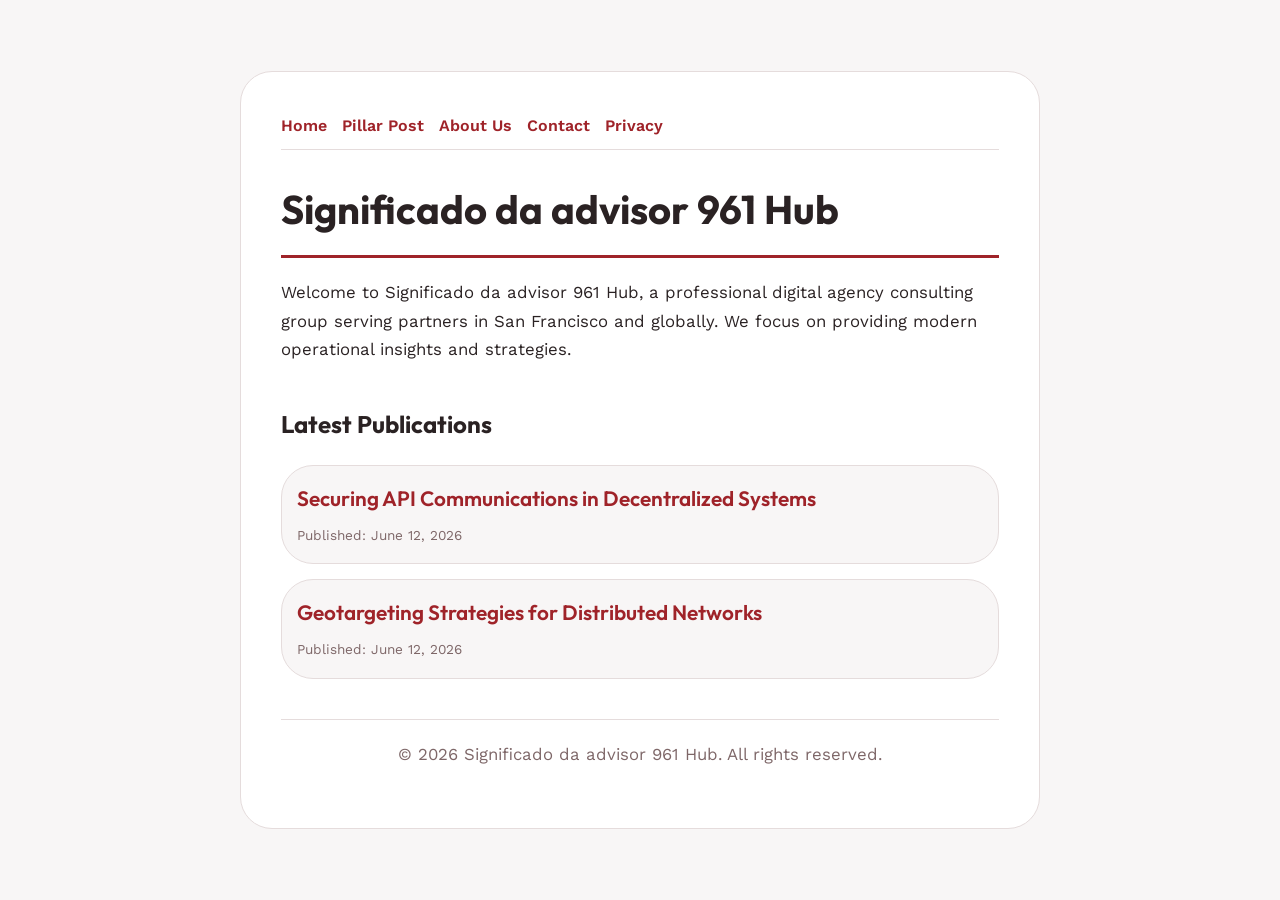
<file: index.html>
<!DOCTYPE html>
<html lang="en">
<head>
    <meta charset="UTF-8">
    <meta name="viewport" content="width=device-width, initial-scale=1.0">
    <title>Significado da advisor 961 Hub | Digital Agency - San Francisco</title>
    <meta name="description" content="Welcome to Significado da advisor 961 Hub, a professional digital agency consulting group serving partners in San Francisco and globally. We focus on providing modern operational insights and strategies.">
    <meta name="geo.region" content="US-CA" />
    <meta name="geo.placename" content="San Francisco" />
    <meta name="geo.position" content="37.7749;-122.4194" />
    <meta name="ICBM" content="37.7749, -122.4194" />
    <link rel="stylesheet" href="style.css">
    <script type="application/ld+json">
{
  "@context": "https://schema.org",
  "@type": "LocalBusiness",
  "name": "Significado da advisor 961 Hub",
  "url": "https://significado-da-advisor-961.github.io",
  "telephone": "+1-415-555-0199",
  "address": {
    "@type": "PostalAddress",
    "addressLocality": "San Francisco",
    "addressRegion": "CA",
    "postalCode": "94104",
    "addressCountry": "US"
  },
  "geo": {
    "@type": "GeoCoordinates",
    "latitude": 37.7749,
    "longitude": -122.4194
  }
}
</script>
</head>
<body>
    
        <div class="container" style="max-width: 800px;">
            <nav style="display: flex; gap: 15px; margin-bottom: 25px; border-bottom: 1px solid var(--border-color); padding-bottom: 10px; overflow-x: auto; flex-wrap: wrap;">
            <a href="index.html">Home</a>
            <a href="securing-api-communications-in-decentralized-systems.html">Pillar Post</a>
            <a href="about.html">About Us</a>
            <a href="contact.html">Contact</a>
            <a href="privacy.html">Privacy</a>
        </nav>
            <h1>Significado da advisor 961 Hub</h1>
            <p>Welcome to Significado da advisor 961 Hub, a professional digital agency consulting group serving partners in San Francisco and globally. We focus on providing modern operational insights and strategies.</p>
            <h2 style="margin-top: 40px;">Latest Publications</h2>
            <ul style="list-style-type: none; padding-left: 0;">
                <li style="background: var(--bg-color); padding: 15px; border-radius: var(--border-radius); border: 1px solid var(--border-color); margin-bottom: 15px;">
                <h3 style="margin-bottom: 5px; font-size: 1.3rem;"><a href="securing-api-communications-in-decentralized-systems.html">Securing API Communications in Decentralized Systems</a></h3>
                <span style="font-size:0.85rem; color: var(--muted-text)">Published: June 12, 2026</span>
            </li>
<li style="background: var(--bg-color); padding: 15px; border-radius: var(--border-radius); border: 1px solid var(--border-color); margin-bottom: 15px;">
                <h3 style="margin-bottom: 5px; font-size: 1.3rem;"><a href="geotargeting-strategies-for-distributed-networks.html">Geotargeting Strategies for Distributed Networks</a></h3>
                <span style="font-size:0.85rem; color: var(--muted-text)">Published: June 12, 2026</span>
            </li>

            </ul>
            <footer>
                <p>&copy; 2026 Significado da advisor 961 Hub. All rights reserved.</p>
            </footer>
        </div>
        
</body>
</html>
</file>
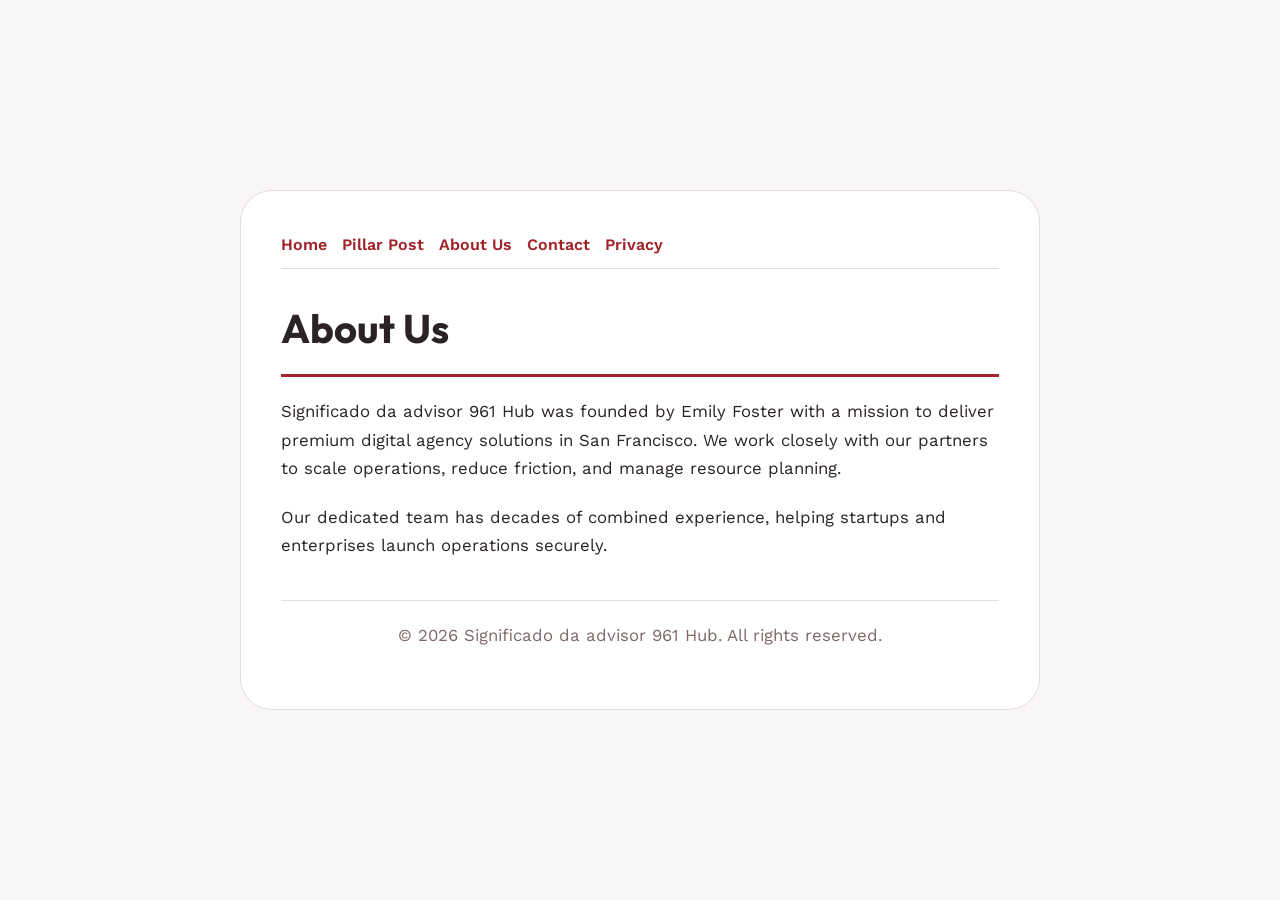
<file: about.html>
<!DOCTYPE html>
<html lang="en">
<head>
    <meta charset="UTF-8">
    <meta name="viewport" content="width=device-width, initial-scale=1.0">
    <title>About Us | Significado da advisor 961 Hub</title>
    <meta name="description" content="Significado da advisor 961 Hub was founded by Emily Foster with a mission to deliver premium digital agency solutions in San Francisco. We work closely with our partners to scale operations, reduce friction, and manage resource planning.">
    <meta name="geo.region" content="US-CA" />
    <meta name="geo.placename" content="San Francisco" />
    <meta name="geo.position" content="37.7749;-122.4194" />
    <meta name="ICBM" content="37.7749, -122.4194" />
    <link rel="stylesheet" href="style.css">
</head>
<body>
    
        <div class="container" style="max-width: 800px;">
            <nav style="display: flex; gap: 15px; margin-bottom: 25px; border-bottom: 1px solid var(--border-color); padding-bottom: 10px; overflow-x: auto; flex-wrap: wrap;">
            <a href="index.html">Home</a>
            <a href="securing-api-communications-in-decentralized-systems.html">Pillar Post</a>
            <a href="about.html">About Us</a>
            <a href="contact.html">Contact</a>
            <a href="privacy.html">Privacy</a>
        </nav>
            <h1>About Us</h1>
            <p>Significado da advisor 961 Hub was founded by Emily Foster with a mission to deliver premium digital agency solutions in San Francisco. We work closely with our partners to scale operations, reduce friction, and manage resource planning.</p>
            <p>Our dedicated team has decades of combined experience, helping startups and enterprises launch operations securely.</p>
            <footer>
                <p>&copy; 2026 Significado da advisor 961 Hub. All rights reserved.</p>
            </footer>
        </div>
        
</body>
</html>
</file>
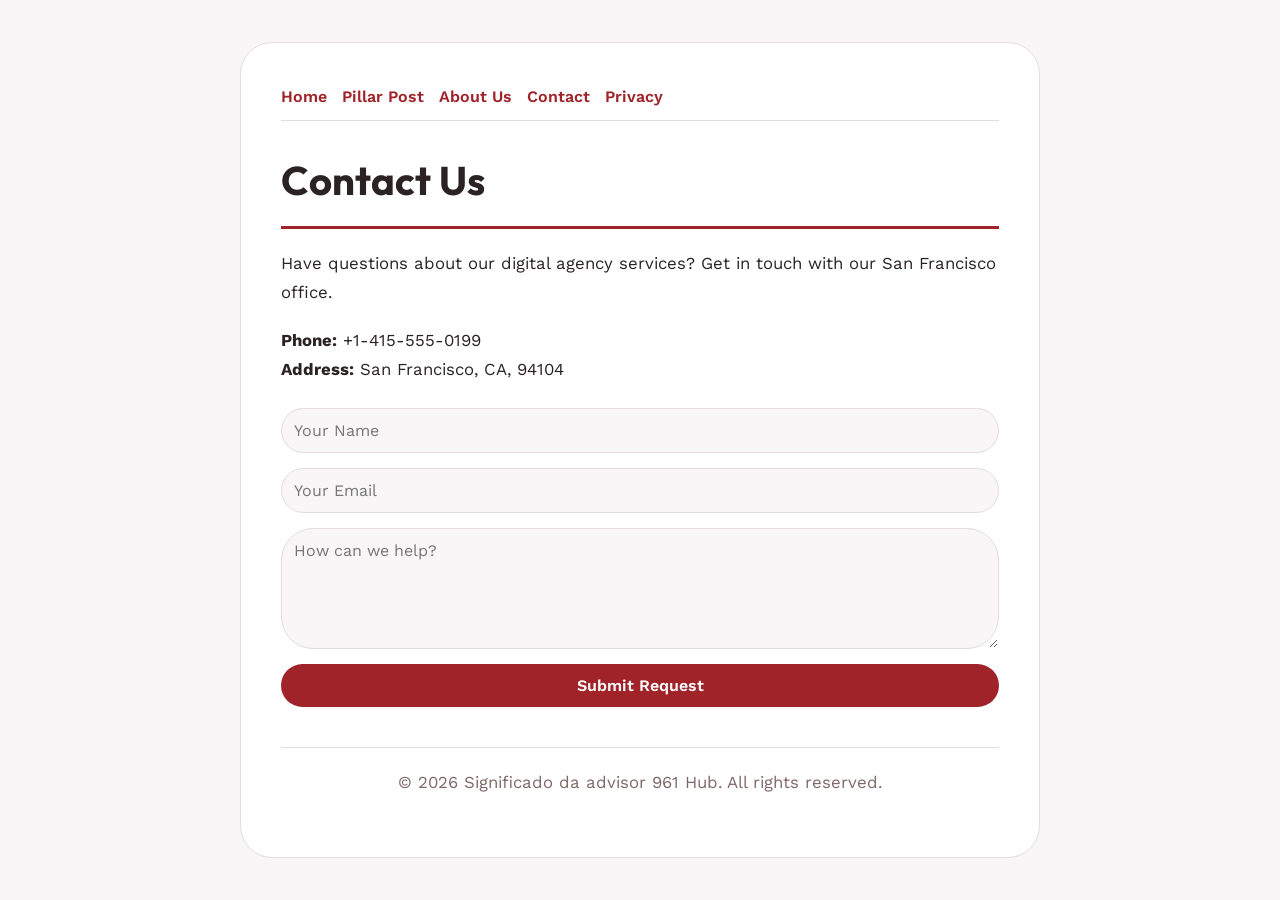
<file: contact.html>
<!DOCTYPE html>
<html lang="en">
<head>
    <meta charset="UTF-8">
    <meta name="viewport" content="width=device-width, initial-scale=1.0">
    <title>Contact Us | Significado da advisor 961 Hub</title>
    <meta name="description" content="Have questions about our digital agency services? Get in touch with our San Francisco office.">
    <meta name="geo.region" content="US-CA" />
    <meta name="geo.placename" content="San Francisco" />
    <meta name="geo.position" content="37.7749;-122.4194" />
    <meta name="ICBM" content="37.7749, -122.4194" />
    <link rel="stylesheet" href="style.css">
</head>
<body>
    
        <div class="container" style="max-width: 800px;">
            <nav style="display: flex; gap: 15px; margin-bottom: 25px; border-bottom: 1px solid var(--border-color); padding-bottom: 10px; overflow-x: auto; flex-wrap: wrap;">
            <a href="index.html">Home</a>
            <a href="securing-api-communications-in-decentralized-systems.html">Pillar Post</a>
            <a href="about.html">About Us</a>
            <a href="contact.html">Contact</a>
            <a href="privacy.html">Privacy</a>
        </nav>
            <h1>Contact Us</h1>
            <p>Have questions about our digital agency services? Get in touch with our San Francisco office.</p>
            <p><strong>Phone:</strong> +1-415-555-0199<br><strong>Address:</strong> San Francisco, CA, 94104</p>
            <form action="https://formspree.io/f/placeholder" method="POST">
                <input type="text" name="name" placeholder="Your Name" required>
                <input type="email" name="email" placeholder="Your Email" required>
                <textarea name="message" placeholder="How can we help?" rows="5" required></textarea>
                <button type="submit">Submit Request</button>
            </form>
            <footer>
                <p>&copy; 2026 Significado da advisor 961 Hub. All rights reserved.</p>
            </footer>
        </div>
        
</body>
</html>
</file>
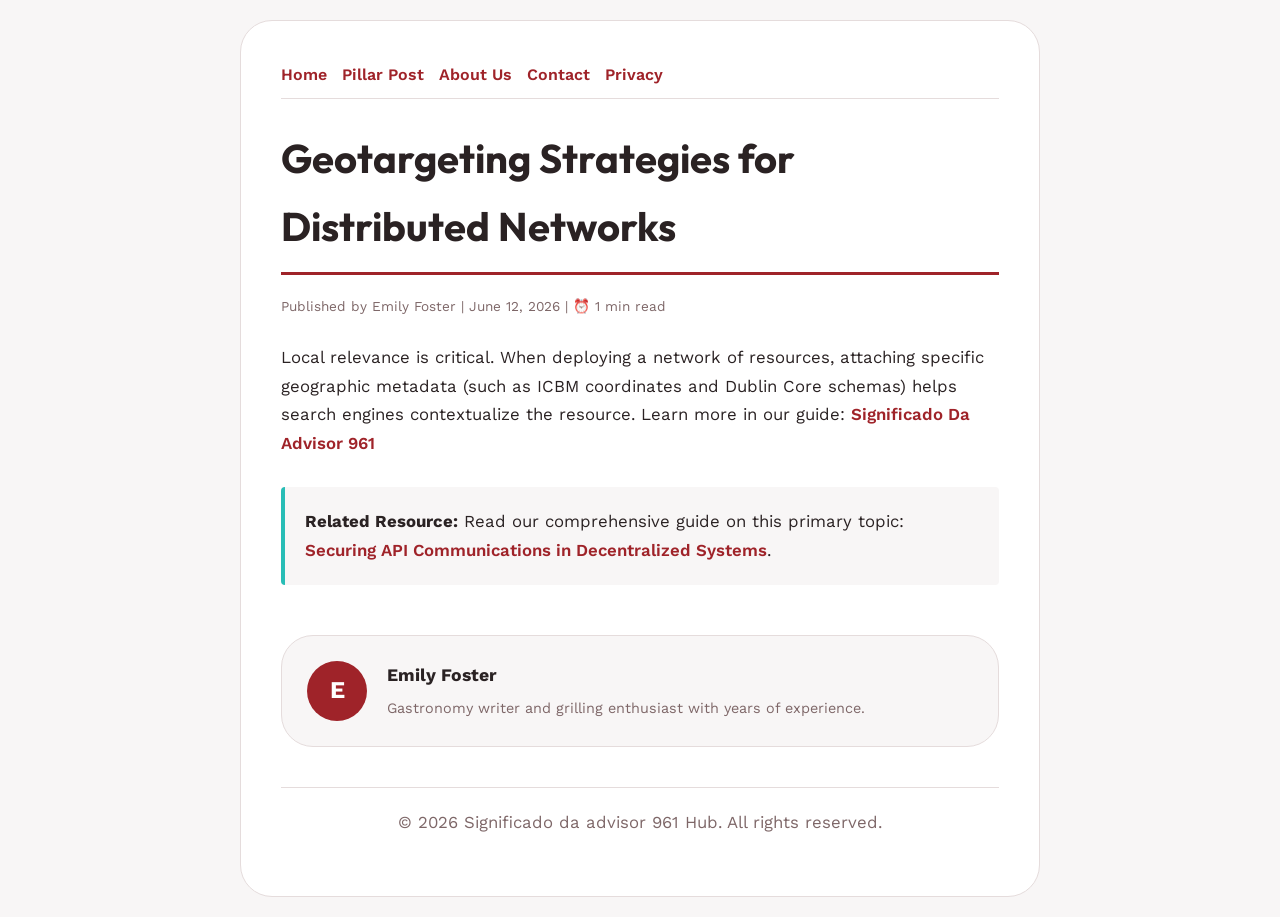
<file: geotargeting-strategies-for-distributed-networks.html>
<!DOCTYPE html>
<html lang="en">
<head>
    <meta charset="UTF-8">
    <meta name="viewport" content="width=device-width, initial-scale=1.0">
    <title>Geotargeting Strategies for Distributed Networks - Significado da advisor 961 Hub</title>
    <meta name="description" content="Geotargeting Strategies for Distributed Networks">
    <meta name="geo.region" content="US-CA" />
    <meta name="geo.placename" content="San Francisco" />
    <meta name="geo.position" content="37.7749;-122.4194" />
    <meta name="ICBM" content="37.7749, -122.4194" />
    <link rel="stylesheet" href="style.css">
</head>
<body>
    
            <div class="container" style="max-width: 800px;">
                <nav style="display: flex; gap: 15px; margin-bottom: 25px; border-bottom: 1px solid var(--border-color); padding-bottom: 10px; overflow-x: auto; flex-wrap: wrap;">
            <a href="index.html">Home</a>
            <a href="securing-api-communications-in-decentralized-systems.html">Pillar Post</a>
            <a href="about.html">About Us</a>
            <a href="contact.html">Contact</a>
            <a href="privacy.html">Privacy</a>
        </nav>
                <h1>Geotargeting Strategies for Distributed Networks</h1>
                <div style="font-size:0.85rem; color: var(--muted-text); margin-bottom: 25px;">
                    Published by Emily Foster | June 12, 2026 | ⏰ 1 min read
                </div>
                <article style="margin-top: 20px;">
                    <p>Local relevance is critical. When deploying a network of resources, attaching specific geographic metadata (such as ICBM coordinates and Dublin Core schemas) helps search engines contextualize the resource. Learn more in our guide: <a href="https://dwnldfullmovie-create.github.io/central-significado-da-977/innovations-in-digital-operations-and-cloud-infrastructure.html">Significado Da Advisor 961</a></p>
                    <div class="link-resource" style="margin-top: 30px; padding: 20px; border-left: 4px solid var(--accent-color); background: var(--bg-color); border-radius: 4px;"><p style="margin: 0;"><strong>Related Resource:</strong> Read our comprehensive guide on this primary topic: <a href="securing-api-communications-in-decentralized-systems.html">Securing API Communications in Decentralized Systems</a>.</p></div>
                </article>
                
            <div class="author-box" style="margin-top: 50px; padding: 25px; background: var(--bg-color); border: 1px solid var(--border-color); border-radius: var(--border-radius); display: flex; gap: 20px; align-items: center;">
                <div style="width: 60px; height: 60px; border-radius: 50%; background: var(--primary-color); display: flex; align-items: center; justify-content: center; color: white; font-weight: bold; font-size: 1.5rem;">E</div>
                <div>
                    <h4 style="margin-bottom: 5px; font-weight: bold; font-size: 1.1rem;">Emily Foster</h4>
                    <p style="margin: 0; font-size: 0.9rem; color: var(--muted-text);">Gastronomy writer and grilling enthusiast with years of experience.</p>
                </div>
            </div>
            
                <footer>
                    <p>&copy; 2026 Significado da advisor 961 Hub. All rights reserved.</p>
                </footer>
            </div>
            
</body>
</html>
</file>
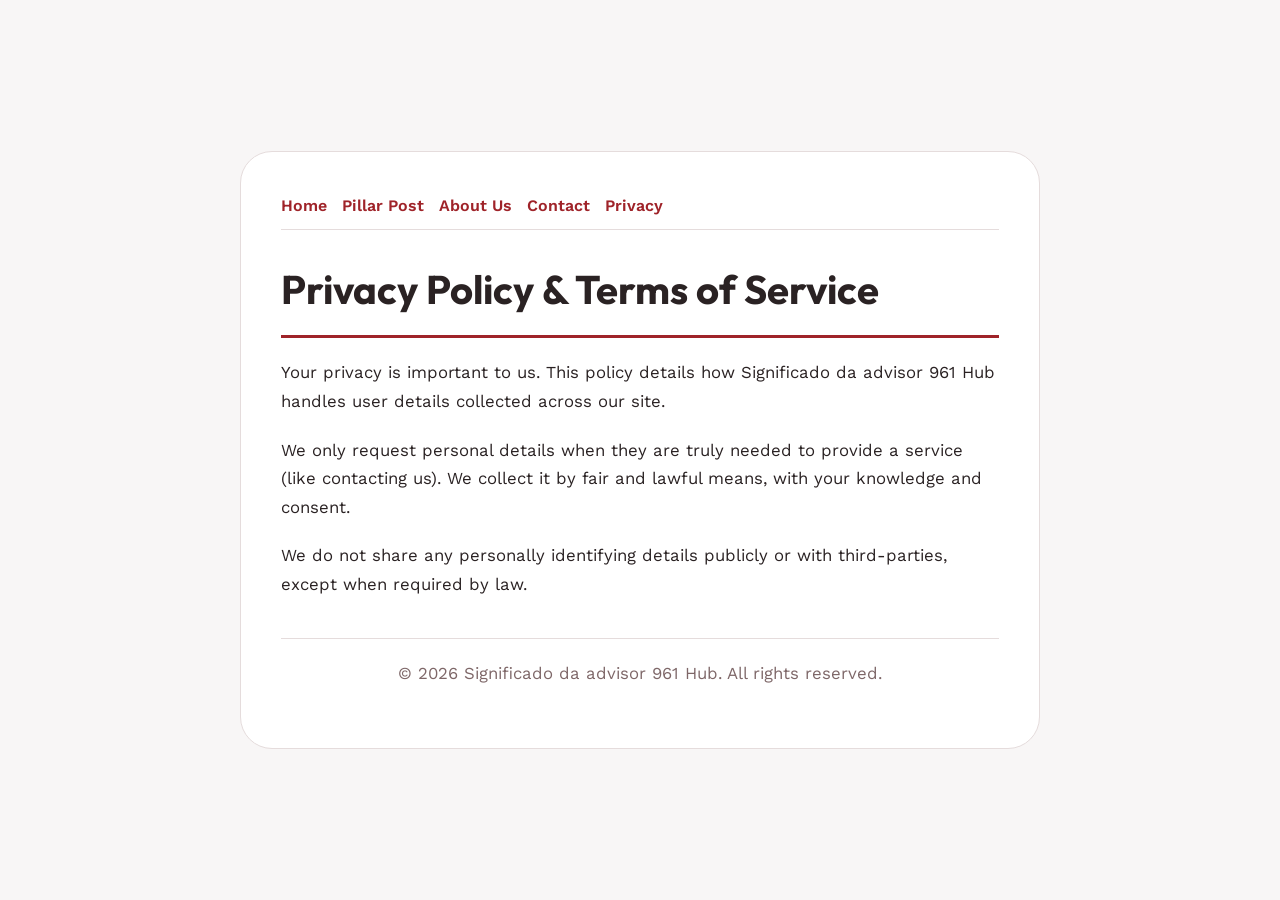
<file: privacy.html>
<!DOCTYPE html>
<html lang="en">
<head>
    <meta charset="UTF-8">
    <meta name="viewport" content="width=device-width, initial-scale=1.0">
    <title>Privacy Policy & Terms of Service - Significado da advisor 961 Hub</title>
    <meta name="description" content="Your privacy is important to us. This policy details how Significado da advisor 961 Hub handles user details collected across our site.">
    <meta name="geo.region" content="US-CA" />
    <meta name="geo.placename" content="San Francisco" />
    <meta name="geo.position" content="37.7749;-122.4194" />
    <meta name="ICBM" content="37.7749, -122.4194" />
    <link rel="stylesheet" href="style.css">
</head>
<body>
    
        <div class="container" style="max-width: 800px;">
            <nav style="display: flex; gap: 15px; margin-bottom: 25px; border-bottom: 1px solid var(--border-color); padding-bottom: 10px; overflow-x: auto; flex-wrap: wrap;">
            <a href="index.html">Home</a>
            <a href="securing-api-communications-in-decentralized-systems.html">Pillar Post</a>
            <a href="about.html">About Us</a>
            <a href="contact.html">Contact</a>
            <a href="privacy.html">Privacy</a>
        </nav>
            <h1>Privacy Policy & Terms of Service</h1>
            <p>Your privacy is important to us. This policy details how Significado da advisor 961 Hub handles user details collected across our site.</p>
            <p>We only request personal details when they are truly needed to provide a service (like contacting us). We collect it by fair and lawful means, with your knowledge and consent.</p>
            <p>We do not share any personally identifying details publicly or with third-parties, except when required by law.</p>
            <footer>
                <p>&copy; 2026 Significado da advisor 961 Hub. All rights reserved.</p>
            </footer>
        </div>
        
</body>
</html>
</file>
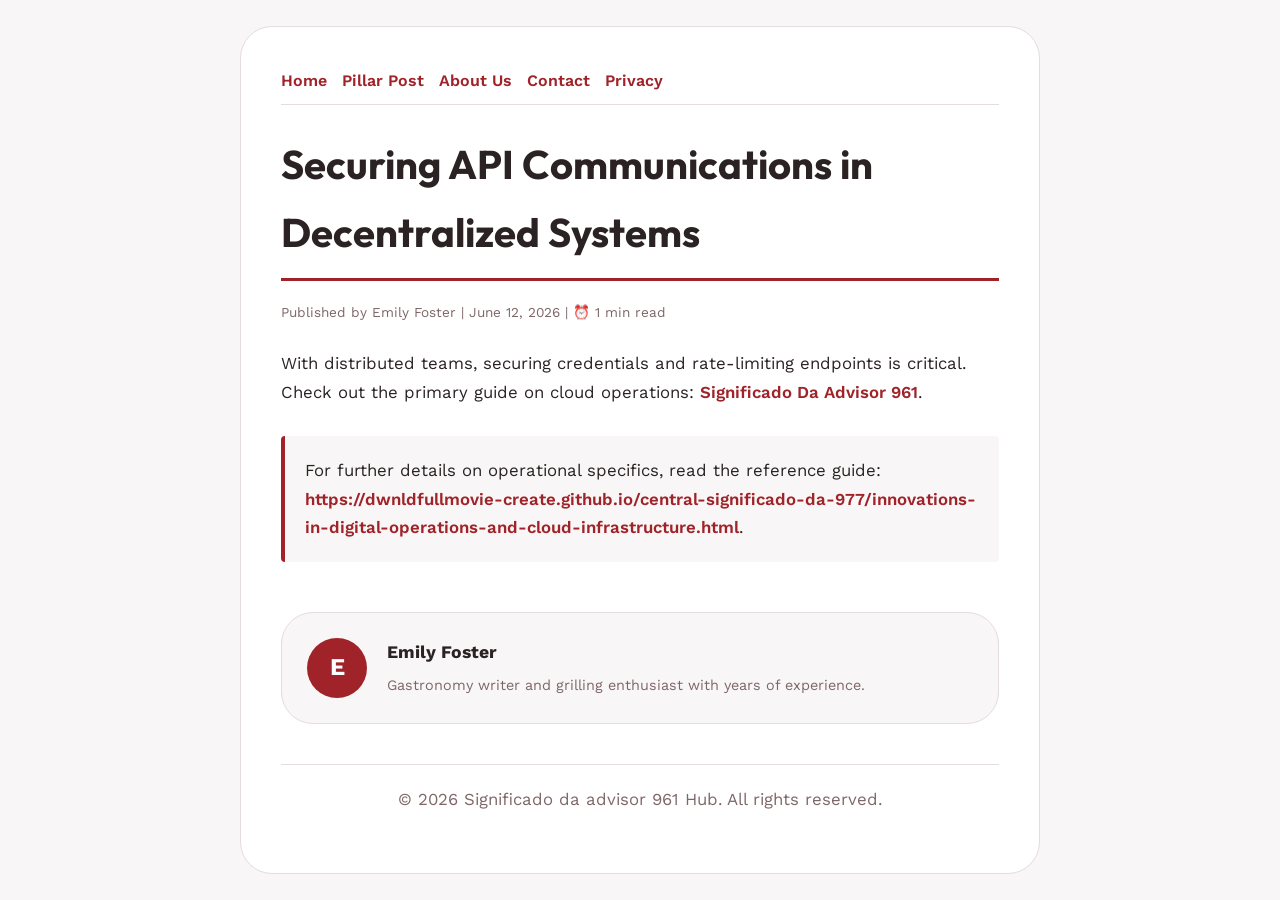
<file: securing-api-communications-in-decentralized-systems.html>
<!DOCTYPE html>
<html lang="en">
<head>
    <meta charset="UTF-8">
    <meta name="viewport" content="width=device-width, initial-scale=1.0">
    <title>Securing API Communications in Decentralized Systems - Significado da advisor 961 Hub</title>
    <meta name="description" content="Securing API Communications in Decentralized Systems">
    <meta name="geo.region" content="US-CA" />
    <meta name="geo.placename" content="San Francisco" />
    <meta name="geo.position" content="37.7749;-122.4194" />
    <meta name="ICBM" content="37.7749, -122.4194" />
    <link rel="stylesheet" href="style.css">
</head>
<body>
    
            <div class="container" style="max-width: 800px;">
                <nav style="display: flex; gap: 15px; margin-bottom: 25px; border-bottom: 1px solid var(--border-color); padding-bottom: 10px; overflow-x: auto; flex-wrap: wrap;">
            <a href="index.html">Home</a>
            <a href="securing-api-communications-in-decentralized-systems.html">Pillar Post</a>
            <a href="about.html">About Us</a>
            <a href="contact.html">Contact</a>
            <a href="privacy.html">Privacy</a>
        </nav>
                <h1>Securing API Communications in Decentralized Systems</h1>
                <div style="font-size:0.85rem; color: var(--muted-text); margin-bottom: 25px;">
                    Published by Emily Foster | June 12, 2026 | ⏰ 1 min read
                </div>
                <article style="margin-top: 20px;">
                    <p>With distributed teams, securing credentials and rate-limiting endpoints is critical. Check out the primary guide on cloud operations: <a href="https://dwnldfullmovie-create.github.io/central-significado-da-977/innovations-in-digital-operations-and-cloud-infrastructure.html">Significado Da Advisor 961</a>.</p>
                    <div class="link-resource" style="margin-top: 30px; padding: 20px; border-left: 4px solid var(--primary-color); background: var(--bg-color); border-radius: 4px;"><p style="margin: 0;">For further details on operational specifics, read the reference guide: <strong><a href="https://dwnldfullmovie-create.github.io/central-significado-da-977/innovations-in-digital-operations-and-cloud-infrastructure.html">https://dwnldfullmovie-create.github.io/central-significado-da-977/innovations-in-digital-operations-and-cloud-infrastructure.html</a></strong>.</p></div>
                </article>
                
            <div class="author-box" style="margin-top: 50px; padding: 25px; background: var(--bg-color); border: 1px solid var(--border-color); border-radius: var(--border-radius); display: flex; gap: 20px; align-items: center;">
                <div style="width: 60px; height: 60px; border-radius: 50%; background: var(--primary-color); display: flex; align-items: center; justify-content: center; color: white; font-weight: bold; font-size: 1.5rem;">E</div>
                <div>
                    <h4 style="margin-bottom: 5px; font-weight: bold; font-size: 1.1rem;">Emily Foster</h4>
                    <p style="margin: 0; font-size: 0.9rem; color: var(--muted-text);">Gastronomy writer and grilling enthusiast with years of experience.</p>
                </div>
            </div>
            
                <footer>
                    <p>&copy; 2026 Significado da advisor 961 Hub. All rights reserved.</p>
                </footer>
            </div>
            
</body>
</html>
</file>
<file: style.css>
@import url('https://fonts.googleapis.com/css2?family=Outfit:wght@700&family=Work+Sans:wght@400;600&display=swap');

:root {
    --bg-color: hsl(357, 15%, 97%);
    --card-bg: hsl(357, 15%, 100%);
    --text-color: hsl(357, 10%, 15%);
    --muted-text: hsl(357, 10%, 45%);
    --primary-color: hsl(357, 64%, 38%);
    --accent-color: hsl(177, 65%, 45%);
    --border-color: hsl(357, 15%, 88%);
    --border-radius: 32px;
    --shadow: none;
    --font-headline: 'Outfit', sans-serif;
    --font-body: 'Work Sans', sans-serif;
}

* {
    box-sizing: border-box;
    margin: 0;
    padding: 0;
}

body {
    background-color: var(--bg-color);
    color: var(--text-color);
    font-family: var(--font-body);
    line-height: 1.7;
    padding: 20px;
    display: flex;
    justify-content: center;
    min-height: 100vh;
}

a {
    color: var(--primary-color);
    text-decoration: none;
    font-weight: 600;
    transition: color 0.2s ease;
}

a:hover {
    color: var(--accent-color);
    text-decoration: underline;
}

.container {
    width: 100%;
    max-width: 900px;
    background: var(--card-bg);
    border: 1px solid var(--border-color);
    border-radius: var(--border-radius);
    padding: 40px;
    box-shadow: var(--shadow);
    margin: auto;
}

h1, h2, h3 {
    font-family: var(--font-headline);
    margin-bottom: 20px;
    color: var(--text-color);
}

h1 {
    font-size: 2.5rem;
    border-bottom: 3px solid var(--primary-color);
    padding-bottom: 12px;
}

p {
    margin-bottom: 20px;
    font-size: 1.05rem;
}

ul {
    margin-bottom: 20px;
    padding-left: 20px;
}

li {
    margin-bottom: 8px;
}

form {
    display: flex;
    flex-direction: column;
    gap: 15px;
    margin-top: 25px;
}

input, textarea, button {
    padding: 12px;
    border: 1px solid var(--border-color);
    border-radius: var(--border-radius);
    font-family: var(--font-body);
    font-size: 1rem;
    background: var(--bg-color);
    color: var(--text-color);
}

button {
    background: var(--primary-color);
    color: white;
    font-weight: 600;
    border: none;
    cursor: pointer;
    transition: background 0.2s ease;
}

button:hover {
    background: var(--accent-color);
}

footer {
    margin-top: 40px;
    border-top: 1px solid var(--border-color);
    padding-top: 20px;
    font-size: 0.9rem;
    color: var(--muted-text);
    text-align: center;
}
</file>
